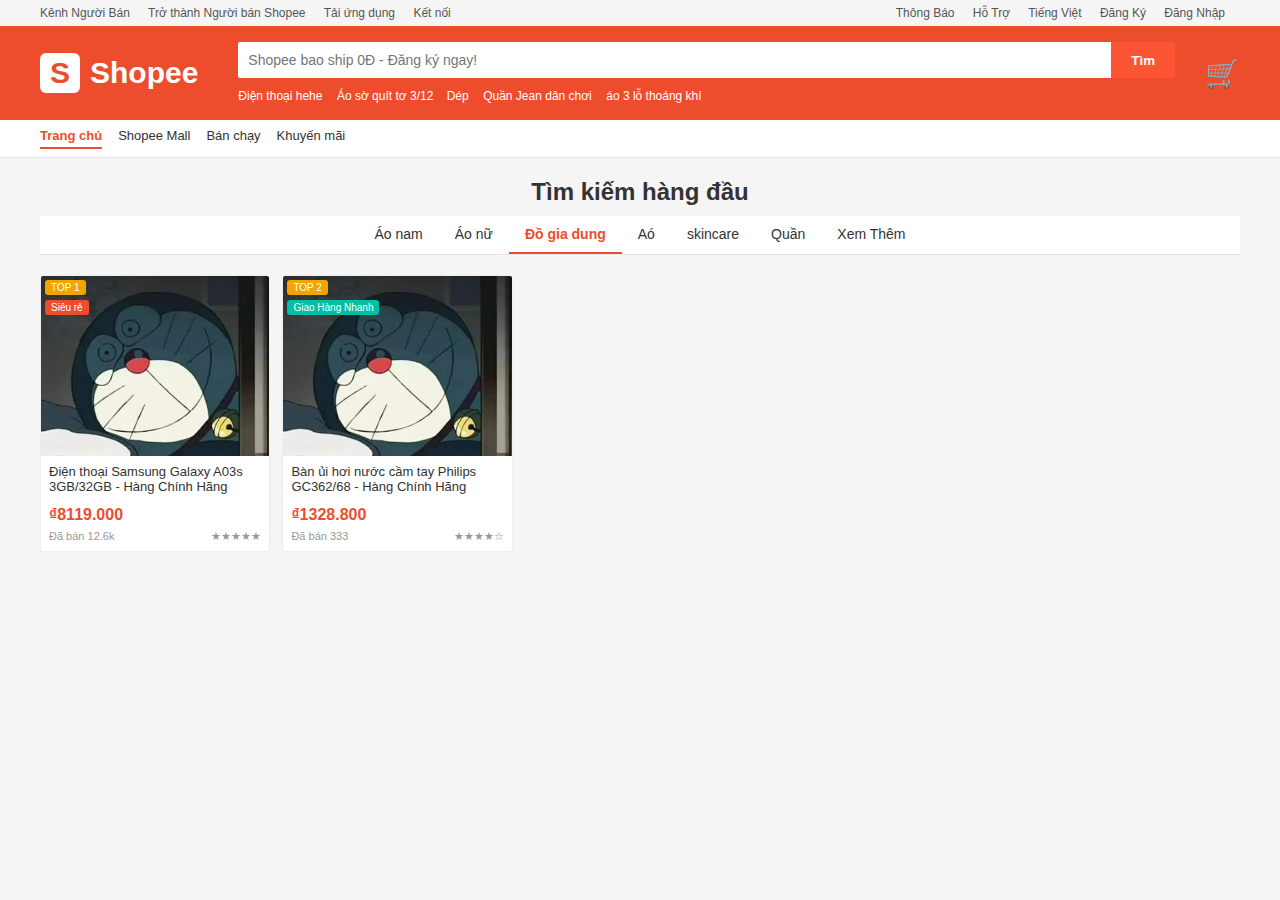
<file: index.html>
<!DOCTYPE html>
<html lang="vi">
<head>
    <meta charset="UTF-8">
    <meta name="viewport" content="width=device-width, initial-scale=1.0">
    <title>Shopee Mock UI</title>
    
    <link rel="stylesheet" href="style.css">
</head>
<body>

    
    <div class="top-bar">
        <div class="top-bar-inner">
            <div class="top-bar-left">
                <a href="#">Kênh Người Bán</a>
                <a href="#">Trở thành Người bán Shopee</a>
                <a href="#">Tải ứng dụng</a>
                <a href="#">Kết nối</a>
            </div>
            <div class="top-bar-right">
                <a href="#">Thông Báo</a>
                <a href="#">Hỗ Trợ</a>
                <a href="#">Tiếng Việt</a>
                <a href="#">Đăng Ký</a>
                <a href="#">Đăng Nhập</a>
            </div>
        </div>
    </div>

    
    <div class="main-header">
        <div class="main-header-inner">
            <div class="logo">
                <div class="logo-box">S</div>
                <span>Shopee</span>
            </div>

            <div class="search-area">
                <div class="search-box">
                    <input type="text" placeholder="Shopee bao ship 0Đ - Đăng ký ngay!">
                    <button>Tìm</button>
                </div>
                <div class="search-suggestions">
                    <a href="#">Điện thoại hehe</a>
                    <a href="#">Áo sờ quít tơ 3/12 </a>
                    <a href="#">Dép</a>
                    <a href="#">Quần Jean dân chơi</a>
                    <a href="#">áo 3 lỗ thoáng khí</a>
                </div>
            </div>

            <div class="cart-icon">
                🛒
            </div>
        </div>
    </div>

    <div class="category-nav">
        <div class="category-nav-inner">
            <a href="#" class="active">Trang chủ</a>
            <a href="#">Shopee Mall</a>
            <a href="#">Bán chạy</a>
            <a href="#">Khuyến mãi</a>
        </div>
    </div>

    <div class="page-title">
        Tìm kiếm hàng đầu
    </div>

 
    <div class="sub-category-nav">
        <a href="#">Áo nam</a>
        <a href="#">Áo nữ</a>
        <a href="#" class="active">Đồ gia dung</a>
        <a href="#">Aó</a>
        <a href="#">skincare</a>
        <a href="#">Quần</a>
        <a href="#">Xem Thêm</a>
    </div>

 
    <div class="product-section">
        <div class="product-list">

            
            <div class="product-card">
                <div class="product-image">
                    <image src ="image.png" alt="oplungshin"/>
                    <div class="badge badge-top">TOP 1</div>
                    <div class="badge badge-sale">Siêu rẻ</div>
                </div>
                <div class="product-info">
                    <div class="product-name">
                        Điện thoại Samsung Galaxy A03s 3GB/32GB - Hàng Chính Hãng
                    </div>
                    <div class="product-price">₫8119.000</div>
                    <div class="product-meta">
                        <span class="product-sold">Đã bán 12.6k</span>
                        <span class="product-rating">★★★★★</span>
                    </div>
                </div>
            </div>

            
            <div class="product-card">
                <div class="product-image">
                    <image src ="image.png" alt="oplungshin"/>
                    <div class="badge badge-top">TOP 2</div>
                    <div class="badge badge-fast">Giao Hàng Nhanh</div>
                </div>
                <div class="product-info">
                    <div class="product-name">
                        Bàn ủi hơi nước cầm tay Philips GC362/68 - Hàng Chính Hãng
                    </div>
                    <div class="product-price">₫1328.800</div>
                    <div class="product-meta">
                        <span class="product-sold">Đã bán 333</span>
                        <span class="product-rating">★★★★☆</span>
                    </div>
                </div>
            </div>

            


</body>
</html>
</file>
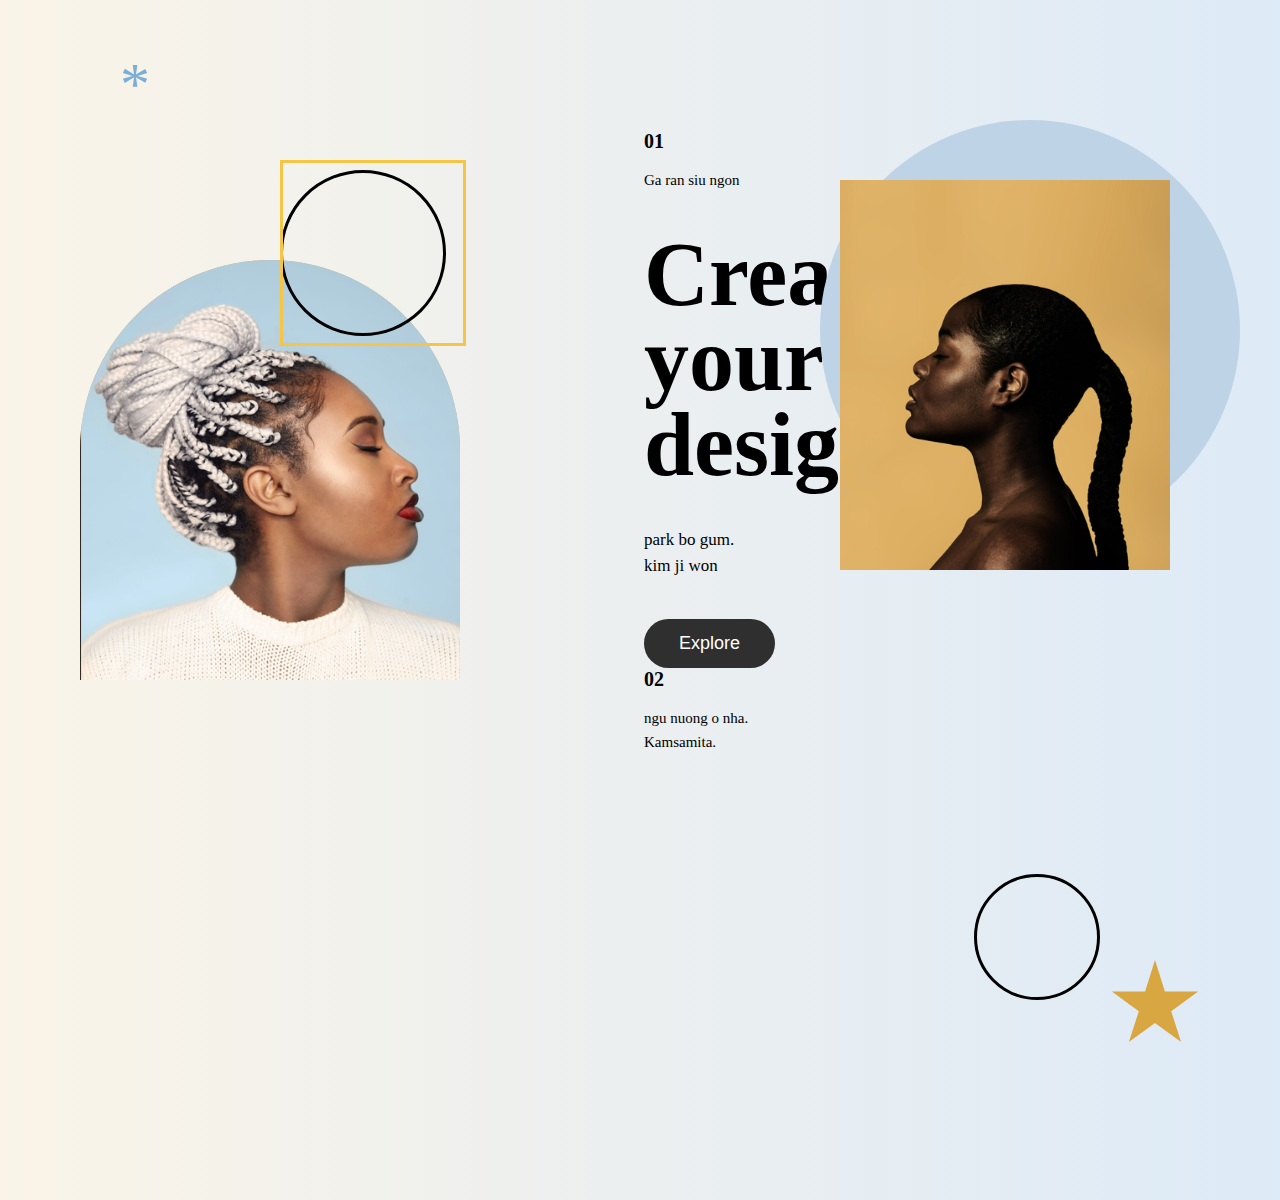
<file: baitaptuan3,tuan2lamaycaioduoiemquenchovofolderacooiii/bt2/index.html>
<!DOCTYPE html>
<html lang="vi">
<head>
    <meta charset="UTF-8" />
    <title>Create Your Design</title>
    <link rel="stylesheet" href="styles.css" />
</head>
<body>

<div class="container">

    <!-- Left Decoration -->
    <div class="star-left">*</div>

    <!-- Left Image Block -->
    <div class="img-block-left">
        <img src="1.png" class="img-left">
    </div>

    <!-- Yellow Square Outline -->
    <div class="outline-box"></div>

    <!-- Big Star Outline -->
    <div class="star-outline star-big"></div>

    <!-- Right Image -->
    <div class="img-block-right">
        <img src="2.png" class="img-right">
    </div>

    <!-- Right Big Circle Background -->
    <div class="circle-bg"></div>

    <!-- Right star decorations -->
    <div class="star-outline star-small"></div>
    <div class="star-solid"></div>

    <!-- Text Content -->
    <div class="content">

        <div class="number">01</div>
        <p class="top-text">Ga ran siu ngon</p>

        <h1 class="title">
            Create <br> your <br> design
        </h1>

        <p class="desc">
            park bo gum. <br>
            kim ji won
        </p>

        <button class="btn">Explore</button>

        <div class="number-2">02</div>
        <p class="bottom-text">
            ngu nuong o nha. <br>
            Kamsamita.
        </p>

    </div>

</div>

</body>
</html>
</file>
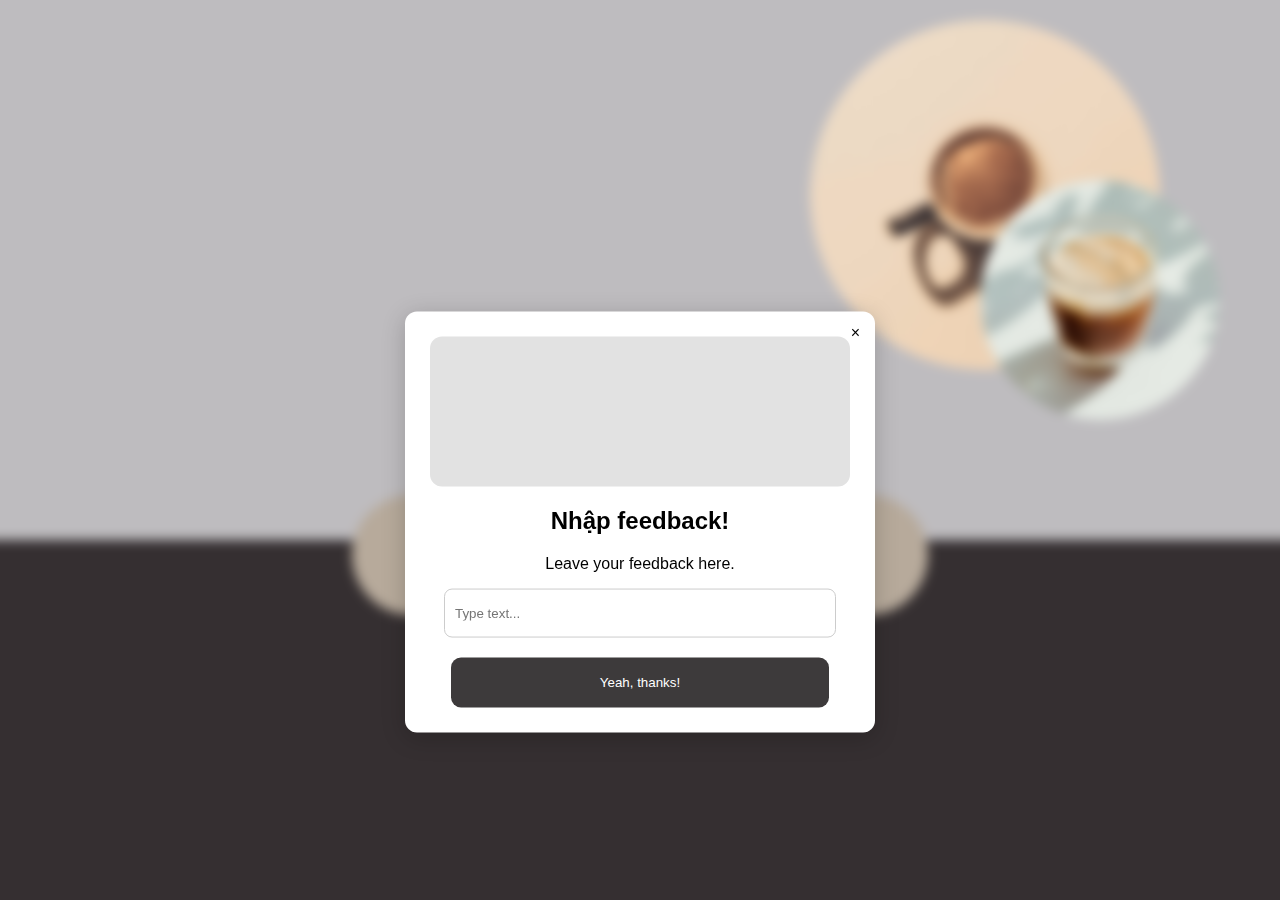
<file: baitaptuan3,tuan2lamaycaioduoiemquenchovofolderacooiii/SS03/bt1/index.html>
<!DOCTYPE html>
<html lang="vi">
<head>
    <meta charset="UTF-8">
    <title>Coffee UI</title>
    <link rel="stylesheet" href="styles.css">
</head>
<body>

<div class="layout">

    <div class="top"></div>
    <div class="bottom"></div>
    <div class="oval"></div>

    <img src="coffee-1.png" class="big">
    <img src="coffee-2.png" class="small">

    <div class="overlay"></div>

    <div class="modal">
        <div class="close">×</div>

        <div class="box"></div>

        <h2>Nhập feedback!</h2>
        <p>Leave your feedback here.</p>

        <input type="text" placeholder="Type text..." class="input">

        <button class="btn">Yeah, thanks!</button>
    </div>

</div>

</body>
</html>
</file>
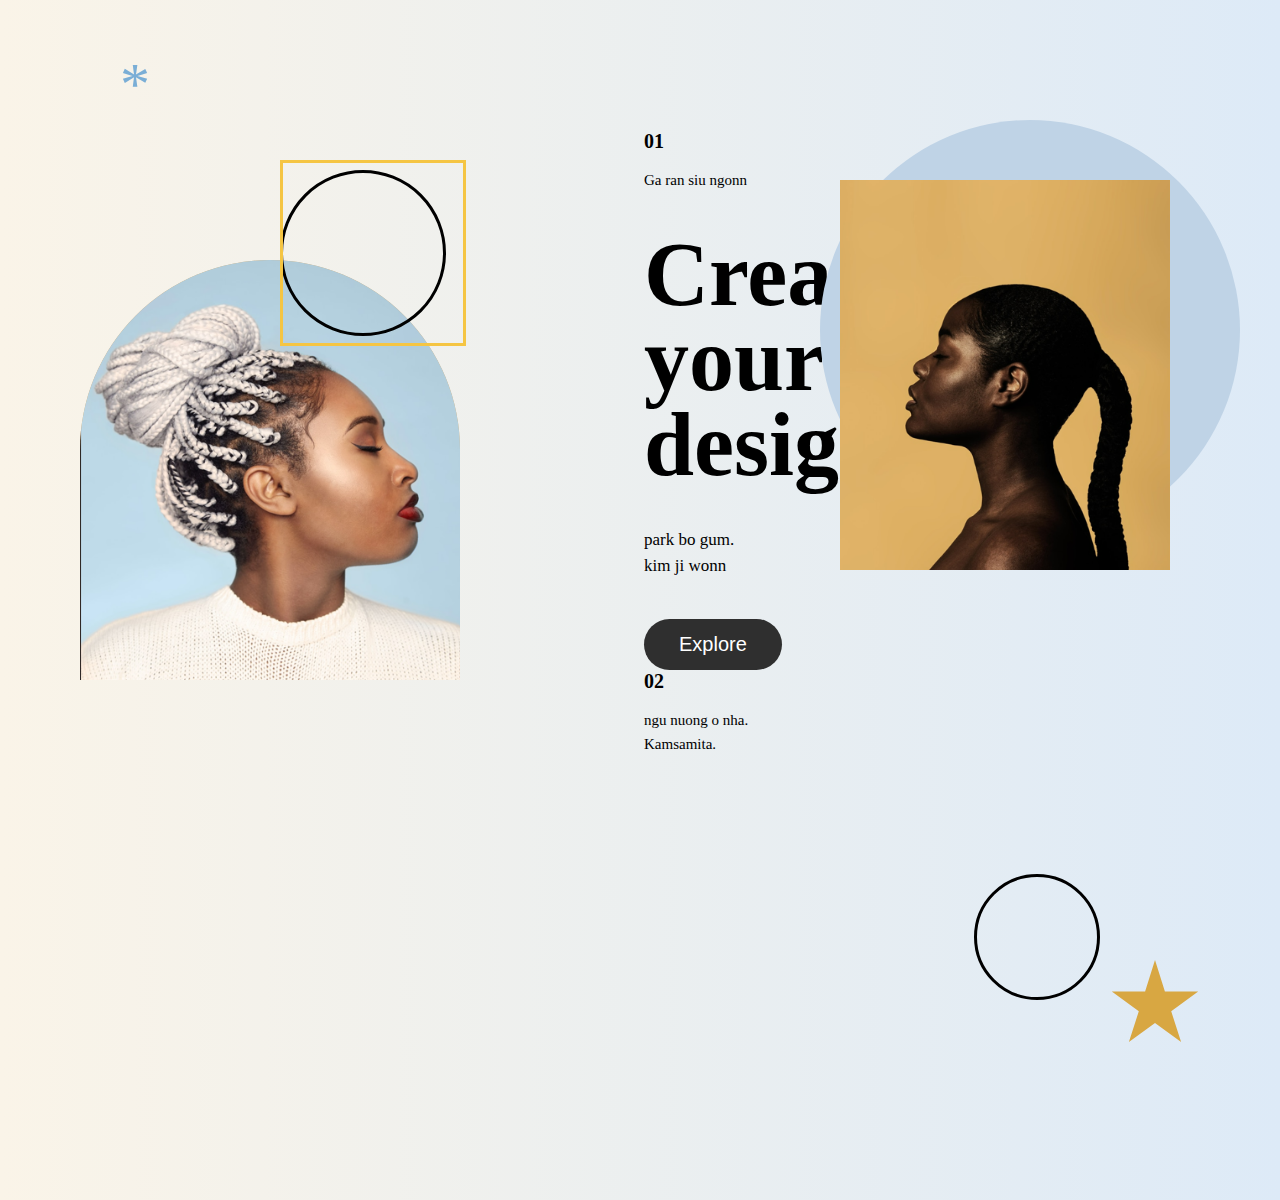
<file: baitaptuan3,tuan2lamaycaioduoiemquenchovofolderacooiii/SS03/bt1/bt2/index.html>
<!DOCTYPE html>
<html lang="vi">
<head>
    <meta charset="UTF-8" />
    <title>Create Your Design</title>
    <link rel="stylesheet" href="styles.css" />
</head>
<body>

<div class="container">

    
    <div class="star-left">*</div>

    
    <div class="img-block-left">
        <img src="1.png" class="img-left">
    </div>

    
    <div class="outline-box"></div>

    
    <div class="star-outline star-big"></div>

    
    <div class="img-block-right">
        <img src="2.png" class="img-right">
    </div>

    
    <div class="circle-bg"></div>

    
    <div class="star-outline star-small"></div>
    <div class="star-solid"></div>

    
    <div class="content">

        <div class="number">01</div>
        <p class="top-text">Ga ran siu ngonn</p>

        <h1 class="title">
            Create <br> your <br> designn
        </h1>

        <p class="desc">
            park bo gum. <br>
            kim ji wonn
        </p>

        <button class="btn">Explore</button>

        <div class="number-2">02</div>
        <p class="bottom-text">
            ngu nuong o nha. <br>
            Kamsamita.
        </p>

    </div>

</div>

</body>
</html>
</file>
<file: style.css>
* {
    box-sizing: border-box;
    margin: 0;
    padding: 0;
}

body {
    font-family: Arial, Helvetica, sans-serif;
    background-color: #f5f5f5;
}

a {
    text-decoration: none;
}


.top-bar {
    background-color: #f5f5f5;
    font-size: 12px;
    color: #555;
}

.top-bar-inner {
    max-width: 1200px;
    margin: 0 auto;
    display: flex;
    justify-content: space-between;
    align-items: center;
    padding: 6px 0;
}

.top-bar-left a,
.top-bar-right a {
    color: #555;
    margin-right: 15px;
}


.main-header {
    background-color: #ee4d2d;
    color: #fff;
}

.main-header-inner {
    max-width: 1200px;
    margin: 0 auto;
    display: flex;
    align-items: center;
    padding: 16px 0;
}

.logo {
    font-size: 30px;
    font-weight: bold;
    margin-right: 40px;
    display: flex;
    align-items: center;
}

.logo-box {
    width: 40px;
    height: 40px;
    background-color: #fff;
    color: #ee4d2d;
    border-radius: 6px;
    display: flex;
    align-items: center;
    justify-content: center;
    font-weight: bold;
    margin-right: 10px;
}

.search-area {
    flex: 1;
}

.search-box {
    display: flex;
    margin-bottom: 8px;
}

.search-box input {
    flex: 1;
    padding: 10px;
    border: none;
    border-radius: 2px 0 0 2px;
    font-size: 14px;
}

.search-box button {
    border: none;
    background-color: #fb5533;
    color: #fff;
    padding: 0 20px;
    border-radius: 0 2px 2px 0;
    cursor: pointer;
    font-weight: bold;
}

.search-suggestions a {
    font-size: 12px;
    color: #fff;
    margin-right: 10px;
}

.cart-icon {
    font-size: 28px;
    margin-left: 30px;
    cursor: pointer;
}

.category-nav {
    background-color: #fff;
    border-bottom: 1px solid #e5e5e5;
}

.category-nav-inner {
    max-width: 1200px;
    margin: 0 auto;
    display: flex;
    padding: 8px 0;
    font-size: 13px;
}

.category-nav-inner a {
    margin-right: 16px;
    color: #333;
    padding-bottom: 4px;
}

.category-nav-inner a.active {
    color: #ee4d2d;
    border-bottom: 2px solid #ee4d2d;
    font-weight: bold;
}

.page-title {
    max-width: 1200px;
    margin: 20px auto 10px auto;
    text-align: center;
    font-size: 24px;
    font-weight: bold;
    color: #333;
}


.sub-category-nav {
    max-width: 1200px;
    margin: 0 auto 20px auto;
    display: flex;
    justify-content: center;
    background-color: #fff;
    border-bottom: 1px solid #e5e5e5;
}

.sub-category-nav a {
    padding: 10px 16px;
    font-size: 14px;
    color: #333;
}

.sub-category-nav a.active {
    color: #ee4d2d;
    border-bottom: 2px solid #ee4d2d;
    font-weight: bold;
}


.product-section {
    max-width: 1200px;
    margin: 0 auto 40px auto;
}

.product-list {
    display: grid;
    grid-template-columns: repeat(5, 1fr);
    gap: 12px;
}


.product-card {
    background-color: #fff;
    border: 1px solid #eee;
    border-radius: 3px;
    overflow: hidden;
    cursor: pointer;
    transition: box-shadow 0.2s ease;
}

.product-card:hover {
    box-shadow: 0 2px 8px rgba(0,0,0,0.15);
}

.product-image {
    width: 100%;
    height: 180px;       
    position: relative;
    overflow: hidden;    
    background: #eee;
}

.badge {
    position: absolute;
    left: 4px;
    padding: 2px 6px;
    font-size: 10px;
    color: #fff;
    border-radius: 3px;
}

.badge-top {
    top: 4px;
    background: #f0a500;
}

.badge-sale {
    top: 24px;
    background: #ee4d2d;
}

.badge-fast {
    top: 24px;
    background: #00bfa5;
}

.product-info {
    padding: 8px;
}

.product-name {
    font-size: 13px;
    color: #333;
    height: 36px;
    overflow: hidden;
    margin-bottom: 6px;
}

.product-price {
    color: #ee4d2d;
    font-weight: bold;
    margin-bottom: 6px;
}

.product-meta {
    font-size: 11px;
    color: #999;
    display: flex;
    justify-content: space-between;
}
.product-image img {
    width: 100%;
    height: 100%;
    object-fit: cover;  
    display: block;
}
</file>
<file: baitaptuan3,tuan2lamaycaioduoiemquenchovofolderacooiii/bt2/styles.css>
body {
    margin: 0;
    font-family: 'Georgia', serif;
    background: linear-gradient(90deg, #faf4e8, #ddeaf7);
}

.container {
    width: 100%;
    min-height: 120vh;
    position: relative;
    padding: 60px;
}

/* LEFT BLUE STAR */
.star-left {
    font-size: 60px;
    color: #7aaed6;
    position: absolute;
    top: 50px;
    left: 120px;
}

/* LEFT IMAGE BLOCK (YELLOW ARCH) */
.img-block-left {
    width: 380px;
    height: 420px;
    background: #d7ad6e;
    border-radius: 200px 200px 0 0;
    position: absolute;
    top: 260px;
    left: 80px;
    overflow: hidden; /* FIX: ảnh không bị tràn */
    z-index: 1; /* trên nền */
}

.img-left {
    width: 100%;
    height: 100%;
    object-fit: cover; /* FIX: Ảnh vừa khít ô */
    position: absolute;
    bottom: 0;
}

/* Yellow outline box */
.outline-box {
    width: 180px;
    height: 180px;
    border: 3px solid #f5c543;
    position: absolute;
    top: 160px;
    left: 280px;
    z-index: 2;
}

/* STAR OUTLINE */
.star-big {
    width: 160px;
    height: 160px;
    border: 3px solid black;
    border-radius: 50%;
    position: absolute;
    top: 170px;
    left: 280px;
    z-index: 1;
}

/* RIGHT IMAGE BLOCK */
.img-right {
    width: 330px;
    height: 390px;
    object-fit: cover;
    position: absolute;
    top: 180px;
    right: 230px;
    z-index: 4; /* Những cái xuất hiện TRÊN circle */
}

/* CIRCLE BACKGROUND */
.circle-bg {
    width: 420px;
    height: 420px;
    background: #bfd3e6;
    border-radius: 50%;
    position: absolute;
    top: 120px;
    right: 160px;
    z-index: 2; /* Dưới ảnh, trên nền */
}

/* SMALL STAR OUTLINE */
.star-small {
    width: 120px;
    height: 120px;
    border: 3px solid black;
    border-radius: 50%;
    position: absolute;
    bottom: 200px;
    right: 300px;
    z-index: 3;
}

/* GOLD STAR */
.star-solid {
    width: 90px;
    height: 90px;
    background: #d8a742;
    clip-path: polygon(50% 0%, 61% 35%, 98% 35%, 
                       68% 57%, 79% 91%, 50% 70%, 
                       21% 91%, 32% 57%, 2% 35%, 39% 35%);
    position: absolute;
    bottom: 150px;
    right: 200px;
    z-index: 3;
}

/* TEXT AREA */
.content {
    position: absolute;
    left: 50%;
    top: 130px;
    width: 40%;
    transform: translateX(-10%);
}

.number,
.number-2 {
    font-size: 20px;
    margin-bottom: 15px;
    font-weight: 600;
}

.top-text,
.bottom-text {
    font-size: 15px;
    line-height: 24px;
    margin-bottom: 20px;
}

.title {
    font-size: 90px;
    font-weight: 700;
    margin: 40px 0;
    line-height: 85px;
}

.desc {
    font-size: 17px;
    line-height: 26px;
    width: 80%;
    margin-bottom: 40px;
}

.btn {
    background: #2f2f2f;
    color: #fff;
    border: none;
    padding: 14px 35px;
    border-radius: 40px;
    font-size: 18px;
    cursor: pointer;
}
</file>
<file: baitaptuan3,tuan2lamaycaioduoiemquenchovofolderacooiii/SS03/bt1/styles.css>
body {
    margin: 0;
    padding: 0;
    font-family: Arial;
}

.layout {
    position: relative;
    width: 100%;
    height: 100vh;
    overflow: hidden;
}

.top {
    height: 60%;
    background: #bebcbf;
}

.bottom {
    height: 40%;
    background: #352f31;
}

.oval {
    position: absolute;
    width: 45%;
    height: 120px;
    background: #b7aa9b;
    border-radius: 60px;
    top: 55%;
    left: 50%;
    transform: translateX(-50%);
    z-index: 2;
}

.big {
    width: 350px;
    height: 350px;
    border-radius: 50%;
    position: absolute;
    right: 120px;
    top: 20px;
}

.small {
    width: 240px;
    height: 240px;
    border-radius: 50%;
    position: absolute;
    right: 60px;
    top: 180px;
}

.overlay {
    position: absolute;
    top: 0;
    left: 0;
    width: 100%;
    height: 100%;
    backdrop-filter: blur(6px);
    background: transparent;   
    z-index: 5;
}

.modal {
    position: absolute;
    width: 420px;
    background: white;
    border-radius: 12px;
    top: 58%;
    left: 50%;
    transform: translate(-50%, -50%);
    padding: 25px;
    text-align: center;
    z-index: 10;
    box-shadow: 0 5px 25px rgba(0,0,0,0.2);
}

.box {
    width: 100%;
    height: 150px;
    background: #e2e2e2;
    border-radius: 12px;
    margin-bottom: 20px;
}

.close {
    position: absolute;
    right: 15px;
    top: 12px;
    cursor: pointer;
}

.input {
    width: 90%;
    height: 45px;
    border-radius: 8px;
    border: 1px solid #ccc;
    margin-bottom: 20px;
    padding-left: 10px;
}

.btn {
    width: 90%;
    height: 50px;
    background: #3d3a3b;
    border: none;
    border-radius: 10px;
    color: white;
    cursor: pointer;
}
</file>
<file: baitaptuan3,tuan2lamaycaioduoiemquenchovofolderacooiii/SS03/bt1/bt2/styles.css>
body {
    margin: 0;
    font-family: 'Georgia', serif;
    background: linear-gradient(90deg, #faf4e8, #ddeaf7);
}

.container {
    width: 100%;
    min-height: 120vh;
    position: relative;
    padding: 60px;
}


.star-left {
    font-size: 60px;
    color: #7aaed6;
    position: absolute;
    top: 50px;
    left: 120px;
}


.img-block-left {
    width: 380px;
    height: 420px;
    background: #d7ad6e;
    border-radius: 200px 200px 0 0;
    position: absolute;
    top: 260px;
    left: 80px;
    overflow: hidden; 
    z-index: 1; 
}

.img-left {
    width: 100%;
    height: 100%;
    object-fit: cover; 
    position: absolute;
    bottom: 0;
}


.outline-box {
    width: 180px;
    height: 180px;
    border: 3px solid #f5c543;
    position: absolute;
    top: 160px;
    left: 280px;
    z-index: 2;
}


.star-big {
    width: 160px;
    height: 160px;
    border: 3px solid black;
    border-radius: 50%;
    position: absolute;
    top: 170px;
    left: 280px;
    z-index: 1;
}


.img-right {
    width: 330px;
    height: 390px;
    object-fit: cover;
    position: absolute;
    top: 180px;
    right: 230px;
    z-index: 4; 
}


.circle-bg {
    width: 420px;
    height: 420px;
    background: #bfd3e6;
    border-radius: 50%;
    position: absolute;
    top: 120px;
    right: 160px;
    z-index: 2; 
}


.star-small {
    width: 120px;
    height: 120px;
    border: 3px solid black;
    border-radius: 50%;
    position: absolute;
    bottom: 200px;
    right: 300px;
    z-index: 3;
}


.star-solid {
    width: 90px;
    height: 90px;
    background: #d8a742;
    clip-path: polygon(50% 0%, 61% 35%, 98% 35%, 
                       68% 57%, 79% 91%, 50% 70%, 
                       21% 91%, 32% 57%, 2% 35%, 39% 35%);
    position: absolute;
    bottom: 150px;
    right: 200px;
    z-index: 3;
}


.content {
    position: absolute;
    left: 50%;
    top: 130px;
    width: 40%;
    transform: translateX(-10%);
}

.number,
.number-2 {
    font-size: 20px;
    margin-bottom: 15px;
    font-weight: 600;
}

.top-text,
.bottom-text {
    font-size: 15px;
    line-height: 24px;
    margin-bottom: 20px;
}

.title {
    font-size: 90px;
    font-weight: 700;
    margin: 40px 0;
    line-height: 85px;
}

.desc {
    font-size: 17px;
    line-height: 26px;
    width: 80%;
    margin-bottom: 40px;
}

.btn {
    background: #2f2f2f;
    color: #fff;
    border: none;
    padding: 14px 35px;
    border-radius: 40px;
    font-size: 20px;
    cursor: pointer;
}
</file>
